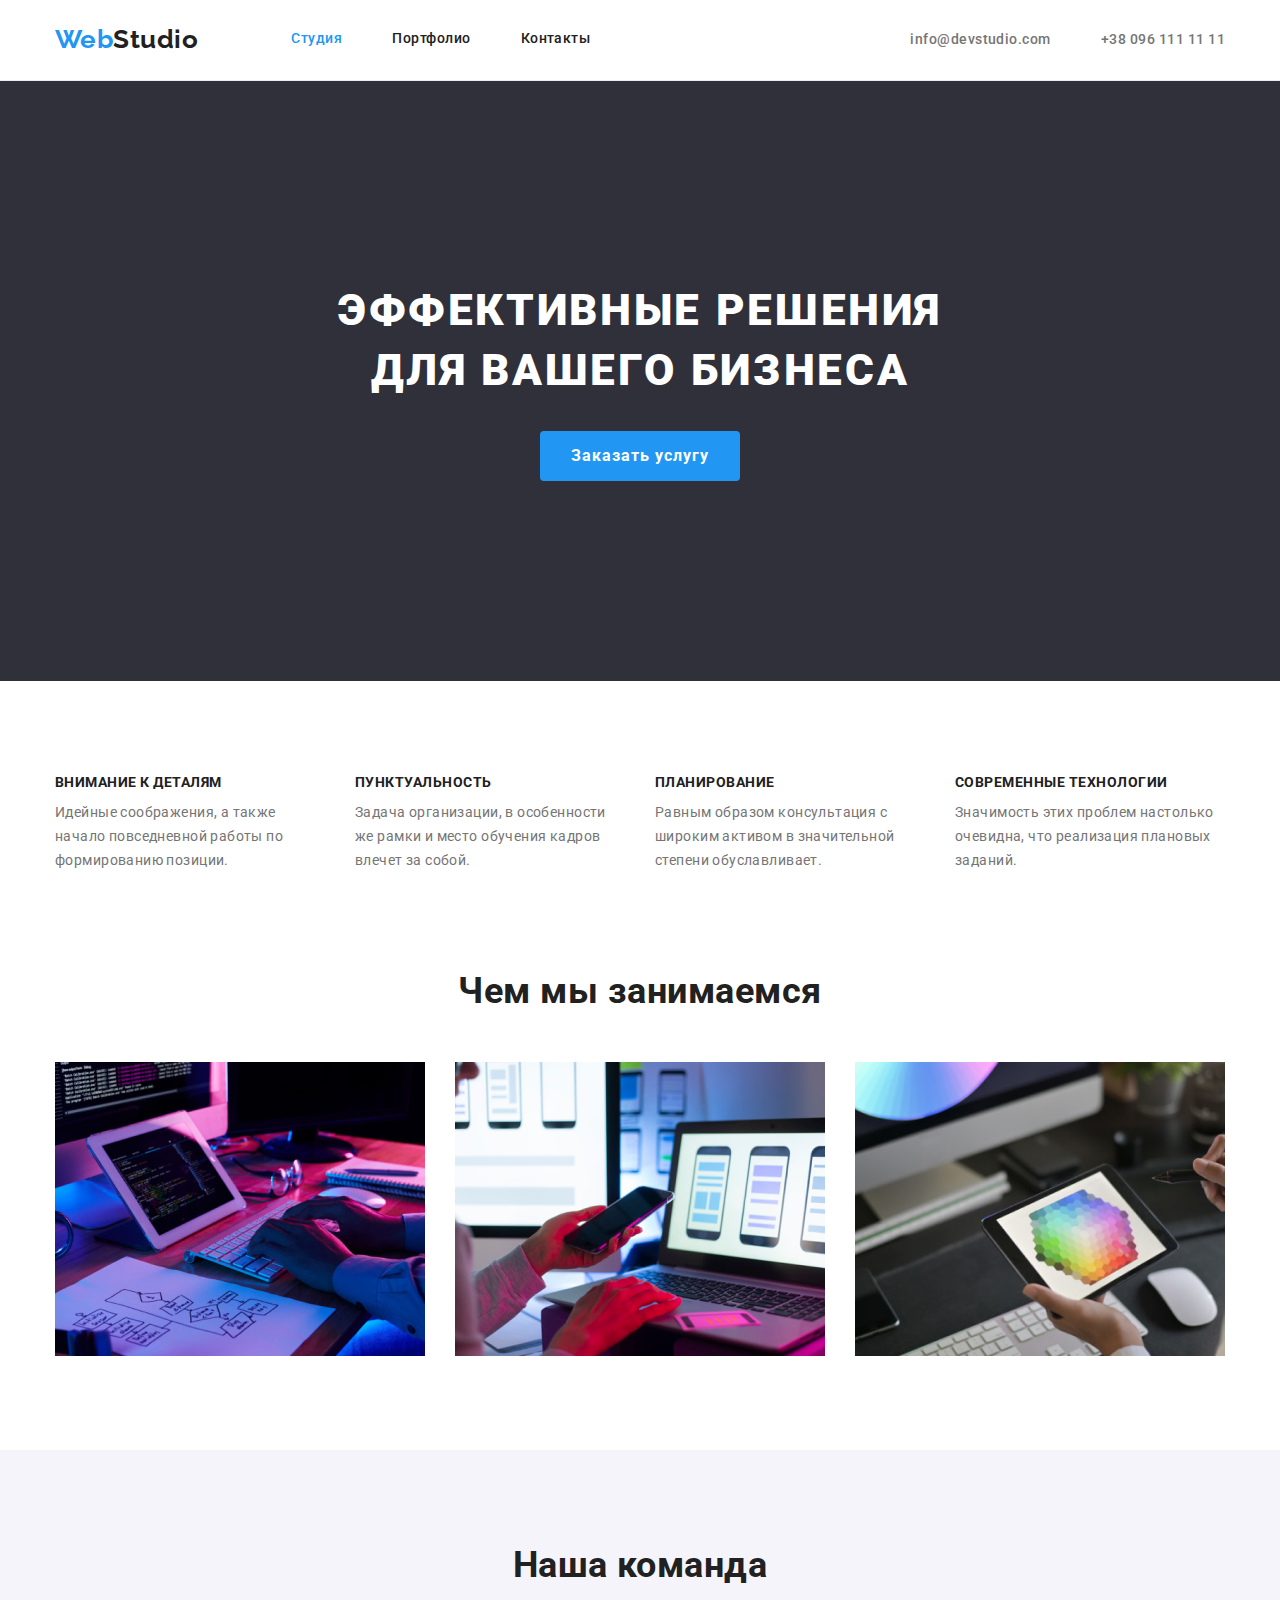
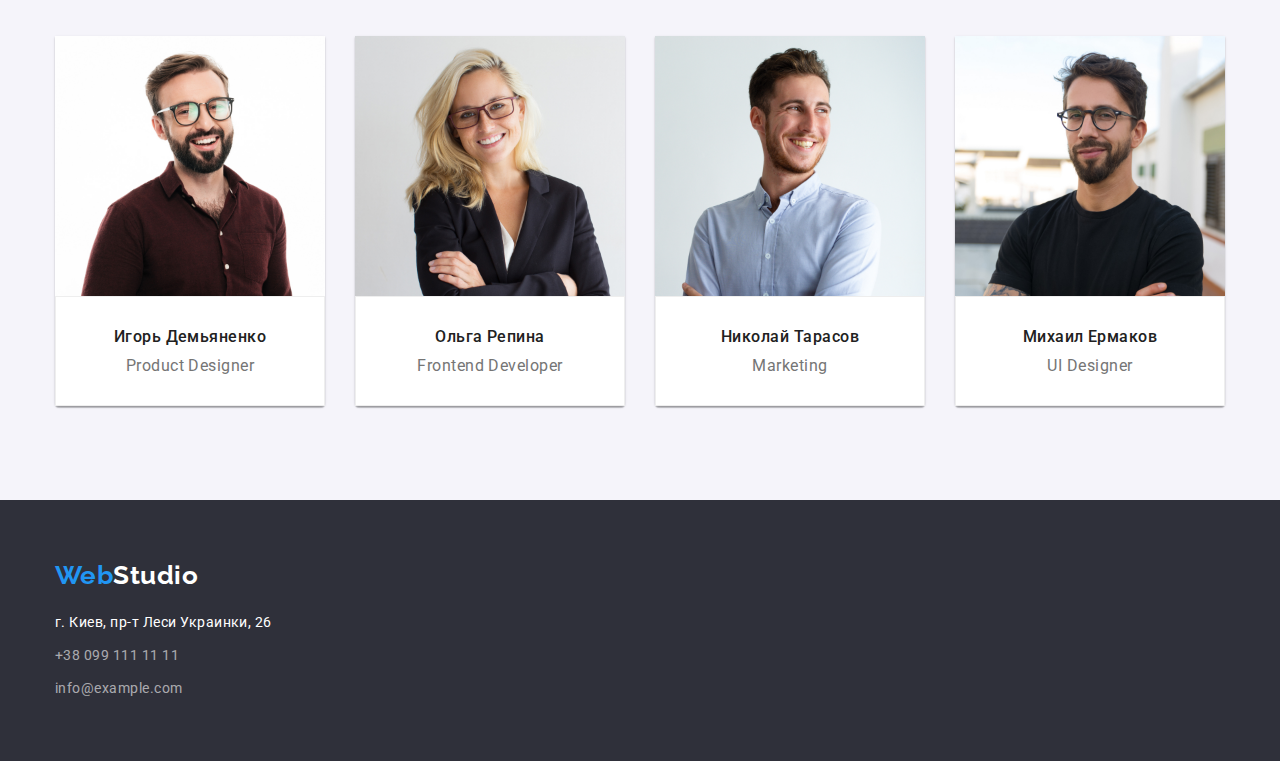
<file: index.html>
<!DOCTYPE html>
<html lang="ru">
  <head>
    <meta charset="UTF-8" />
    <meta http-equiv="X-UA-Compatible" content="IE=edge" />
    <meta name="viewport" content="width=device-width, initial-scale=1.0" />
    <title>WebStudio</title>
    <link rel="stylesheet" href="./css/modern-normalize.css" />
    <link
      href="https://fonts.googleapis.com/css2?family=Raleway:wght@700&family=Roboto:wght@400;500;700;900&display=swap"
      rel="stylesheet"
    />
    <link rel="stylesheet" href="./css/styles.css" />
  </head>
  <body>
    <header class="header">
      <div class="container">
        <nav class="site-nav">
          <a class="logo" href="./index.html"
            ><span class="logo-title">Web</span>Studio</a
          >

          <ul class="site-nav list">
            <li class="item">
              <a class="link current" href="./index.html">Студия</a>
            </li>
            <li class="item">
              <a class="link" href="./portfolio.html">Портфолио</a>
            </li>
            <li class="item">
              <a class="link" href="">Контакты</a>
            </li>
          </ul>
        </nav>
        <ul class="auth-nav list">
          <li class="item">
            <a class="link" href="mailto:info@devstudio.com"
              >info@devstudio.com</a
            >
          </li>
          <li class="item">
            <a class="link" href="tel:+380961111111">+38 096 111 11 11</a>
          </li>
        </ul>
      </div>
    </header>
    <main>
      <section class="hero section">
        <div class="container">
          <h1 class="hero-title">
            Эффективные решения <br />
            для вашего бизнеса
          </h1>
          <button type="button" class="button primary">Заказать услугу</button>
        </div>
      </section>
      <section class="section">
        <div class="container">
          <h2 hidden>Особенности</h2>
          <ul class="features list">
            <li class="item">
              <h3 class="title">Внимание к деталям</h3>
              <p>
                Идейные соображения, а также начало повседневной работы по
                формированию позиции.
              </p>
            </li>
            <li class="item">
              <h3 class="title">Пунктуальность</h3>
              <p>
                Задача организации, в особенности же рамки и место обучения
                кадров влечет за собой.
              </p>
            </li>
            <li class="item">
              <h3 class="title">Планирование</h3>
              <p>
                Равным образом консультация с широким активом в значительной
                степени обуславливает.
              </p>
            </li>
            <li class="item">
              <h3 class="title">Современные технологии</h3>
              <p>
                Значимость этих проблем настолько очевидна, что реализация
                плановых заданий.
              </p>
            </li>
          </ul>
        </div>
      </section>
      <section class="section whatwedo">
        <div class="container">
          <h2 class="section-title">Чем мы занимаемся</h2>
          <ul class="whatwedo list">
            <li class="item">
              <img
                src="./images/img-1.jpg"
                alt="программист работает"
                width="370"
              />
            </li>
            <li class="item">
              <img
                src="./images/img-2.jpg"
                alt="создатели работают"
                width="370"
              />
            </li>
            <li class="item">
              <img
                src="./images/img-3.jpg"
                alt="художник веб-дизайна с рабочим графическим планшетом для выбора цвета"
                width="370"
              />
            </li>
          </ul>
        </div>
      </section>
      <section class="team section">
        <div class="container">
          <h2 class="section-title">Наша команда</h2>
          <ul class="team list">
            <li class="item">
              <img src="./images/igor.jpg" alt="Игорь Демьяненко" width="270" />
              <div class="card title">
                <h3 class="title">Игорь Демьяненко</h3>
                <p>Product Designer</p>
              </div>
            </li>
            <li class="item">
              <img src="./images/olga.jpg" alt="Ольга Репина" width="270" />
              <div class="card title">
                <h3 class="title">Ольга Репина</h3>
                <p lang="en">Frontend Developer</p>
              </div>
            </li>
            <li class="item">
              <img
                src="./images/nikolaj.jpg"
                alt="Николай Тарасов"
                width="270"
              />
              <div class="card title">
                <h3 class="title">Николай Тарасов</h3>
                <p lang="en">Marketing</p>
              </div>
            </li>
            <li class="item">
              <img
                src="./images/michail.jpg"
                alt="Михаил Ермаков"
                width="270"
              />
              <div class="card title">
                <h3 class="title">Михаил Ермаков</h3>
                <p lang="en">UI Designer</p>
              </div>
            </li>
          </ul>
        </div>
      </section>
    </main>
    <footer class="footer">
      <div class="container">
        <a href="./index.html" class="logo">
          <span class="logo-title">Web</span>Studio</a
        >
        <address class="adres">
          <a class="primary link" href="">г. Киев, пр-т Леси Украинки, 26</a>
          <a class="secondary link" href="tel:+380991111111"
            >+38 099 111 11 11</a
          >
          <a class="link" href="mailto:info@example.com">info@example.com</a>
        </address>
      </div>
    </footer>
  </body>
</html>
</file>
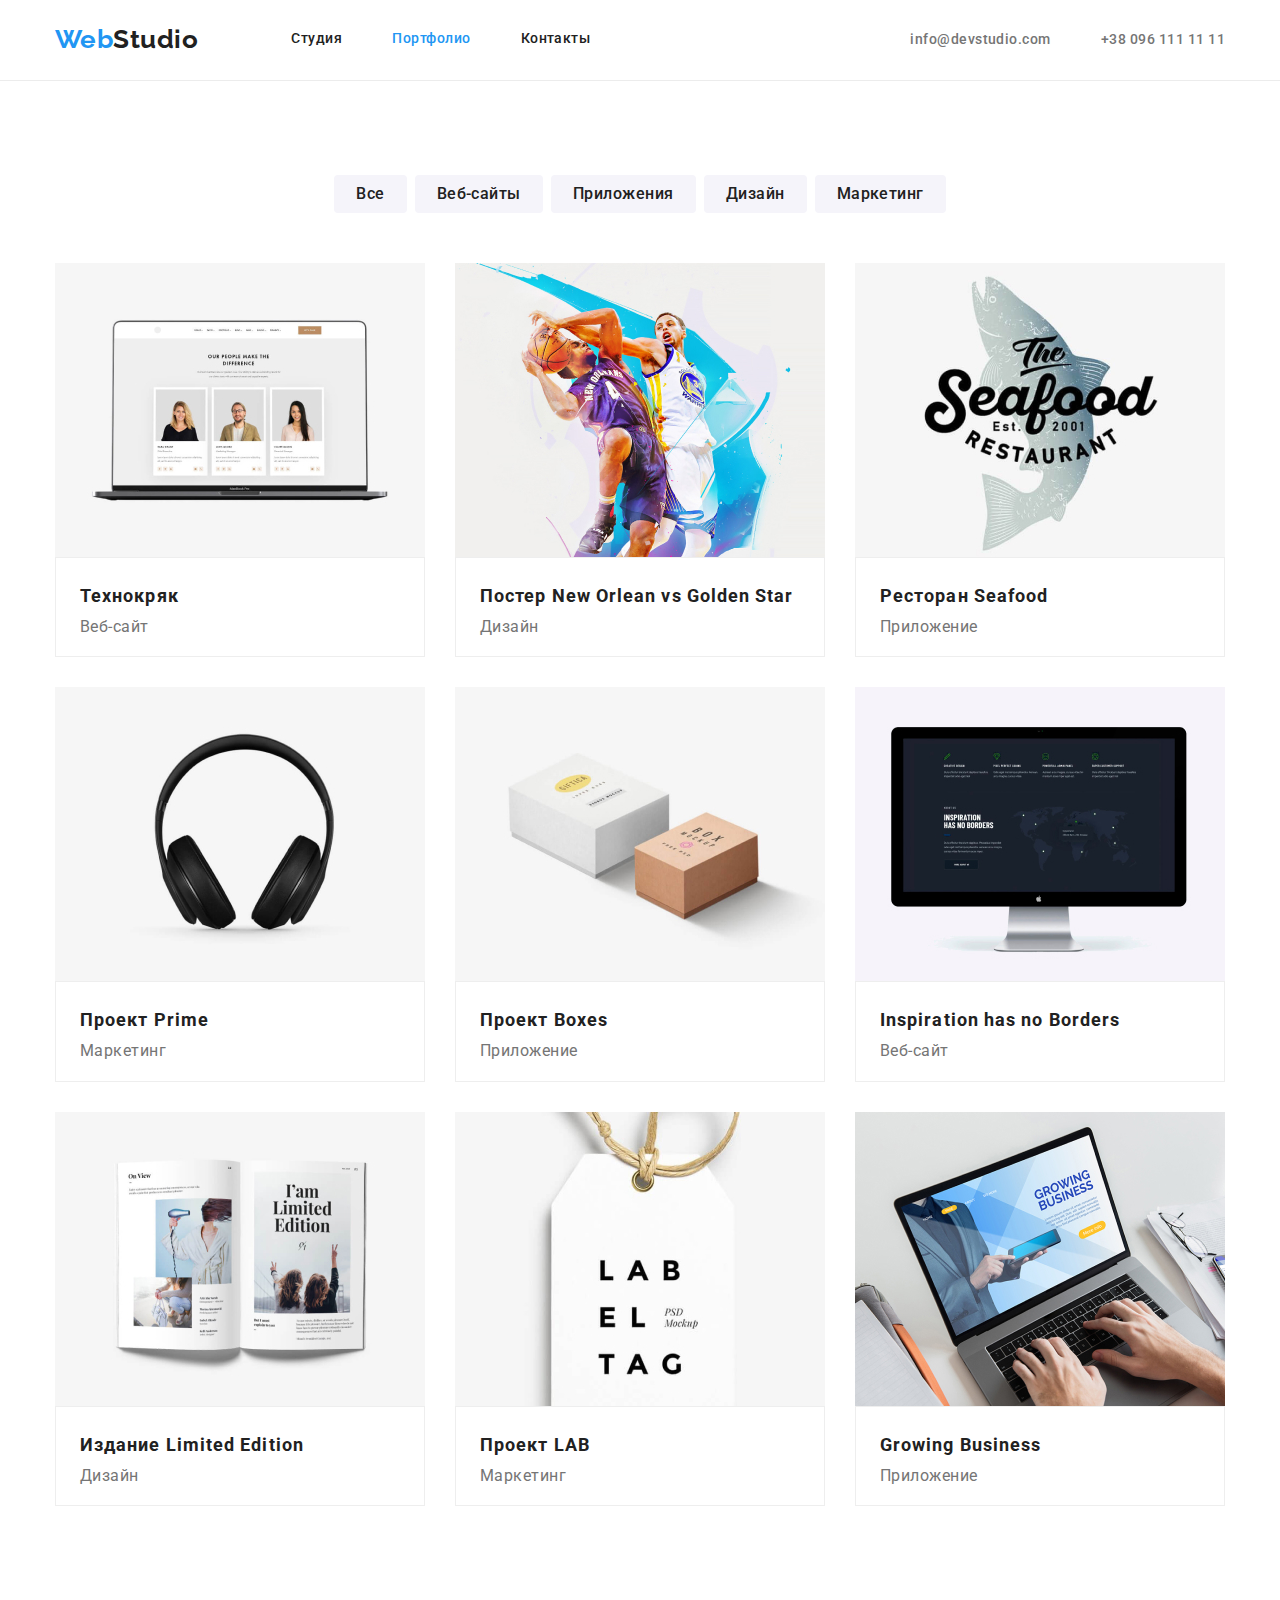
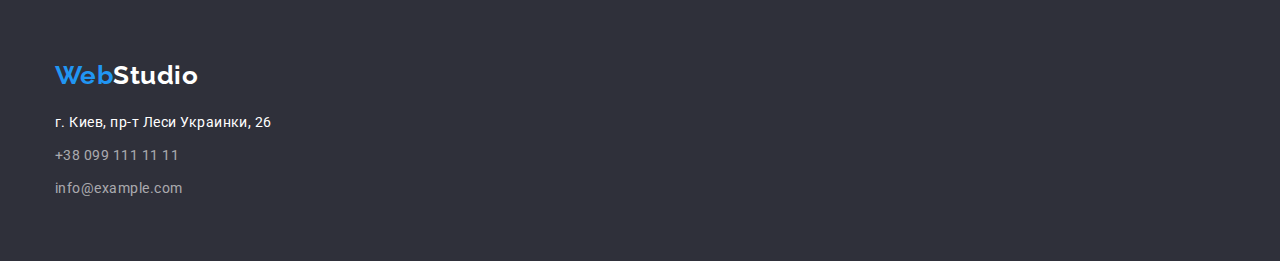
<file: portfolio.html>
<!DOCTYPE html>
<html lang="en">
  <head>
    <meta charset="UTF-8" />
    <meta http-equiv="X-UA-Compatible" content="IE=edge" />
    <meta name="viewport" content="width=device-width, initial-scale=1.0" />
    <title>Portfolio</title>
    <link rel="stylesheet" href="./css/modern-normalize.css" />
    <link
      href="https://fonts.googleapis.com/css2?family=Raleway:wght@700&family=Roboto:wght@400;500;700;900&display=swap"
      rel="stylesheet"
    />
    <link rel="stylesheet" href="./css/styles.css" />
  </head>
  <body>
    <header class="header">
      <div class="container">
        <a class="logo" href="./index.html"
          ><span class="logo-title">Web</span>Studio</a
        >
        <nav class="site-nav">
          <ul class="site-nav list">
            <li class="item">
              <a class="link" href="./index.html">Студия</a>
            </li>
            <li class="item">
              <a class="link current" href="./portfolio.html">Портфолио</a>
            </li>
            <li class="item">
              <a class="link" href="">Контакты</a>
            </li>
          </ul>
        </nav>
        <ul class="auth-nav list">
          <li class="item">
            <a class="link" href="mailto:info@devstudio.com"
              >info@devstudio.com</a
            >
          </li>
          <li class="item">
            <a class="link" href="tel:+380961111111">+38 096 111 11 11</a>
          </li>
        </ul>
      </div>
    </header>

    <main>
      <section class="section">
        <div class="projects container">
          <h1 hidden>Проэкты</h1>
          <ul class="filters list">
            <li class="item">
              <button class="button secondary" type="button">Все</button>
            </li>
            <li class="item">
              <button class="button secondary" type="button">Веб-сайты</button>
            </li>
            <li class="item">
              <button class="button secondary" type="button">Приложения</button>
            </li>
            <li class="item">
              <button class="button secondary" type="button">Дизайн</button>
            </li>
            <li class="item">
              <button class="button secondary" type="button">Маркетинг</button>
            </li>
          </ul>

          <ul class="cards list">
            <li class="item">
              <img src="./images/technocrack.jpg" alt="Технокряк" width="370" />
              <div class="card title">
                <h2 class="card">Технокряк</h2>
                <p>Веб-сайт</p>
              </div>
            </li>
            <li class="item">
              <img
                src="./images/poster-new-orlean.jpg"
                alt="Постер New Orlean vs Golden Star"
                width="370"
              />
              <div class="card title">
                <h2 class="card">Постер New Orlean vs Golden Star</h2>
                <p>Дизайн</p>
              </div>
            </li>
            <li class="item">
              <img
                src="./images/seafood.jpg"
                alt="Ресторан Seafood"
                width="370"
              />
              <div class="card title">
                <h2 class="card">Ресторан Seafood</h2>
                <p>Приложение</p>
              </div>
            </li>
            <li class="item">
              <img
                src="./images/project-prime.jpg"
                alt="Проект Prime"
                width="370"
              />
              <div class="card title">
                <h2 class="card">Проект Prime</h2>
                <p>Маркетинг</p>
              </div>
            </li>
            <li class="item">
              <img
                src="./images/project-boxes.jpg"
                alt="Проект Boxes"
                width="370"
              />
              <div class="card title">
                <h2 class="card">Проект Boxes</h2>
                <p>Приложение</p>
              </div>
            </li>
            <li class="item">
              <img
                src="./images/inspiratiions-has-no-borders.jpg"
                alt="Inspiration has no Borders"
                width="370"
              />
              <div class="card title">
                <h2 class="card">Inspiration has no Borders</h2>
                <p>Веб-сайт</p>
              </div>
            </li>
            <li class="item">
              <img
                src="./images/limited-edition.jpg"
                alt="Издание Limited Edition"
                width="370"
              />
              <div class="card title">
                <h2 class="card">Издание Limited Edition</h2>
                <p>Дизайн</p>
              </div>
            </li>
            <li class="item">
              <img
                src="./images/project-lab.jpg"
                alt="Проект LAB"
                width="370"
              />
              <div class="card title">
                <h2 class="card">Проект LAB</h2>
                <p>Маркетинг</p>
              </div>
            </li>
            <li class="item">
              <img
                src="./images/growing-business.jpg"
                alt="Growing Business"
                width="370"
              />
              <div class="card title">
                <h2 class="card">Growing Business</h2>
                <p>Приложение</p>
              </div>
            </li>
          </ul>
        </div>
      </section>
    </main>

    <footer class="footer">
      <div class="container">
        <a href="./index.html" class="logo">
          <span class="logo-title">Web</span>Studio</a
        >
        <address class="adres">
          <a class="primary link" href="">г. Киев, пр-т Леси Украинки, 26</a>
          <a class="secondary link" href="tel:+380991111111"
            >+38 099 111 11 11</a
          >
          <a class="link" href="mailto:info@example.com">info@example.com</a>
        </address>
      </div>
    </footer>
  </body>
</html>
</file>
<file: css/styles.css>
/* 
цвет основного текста: #757575;
вторичный цвет текста: #212121;
акцент: #2196F3;
белый цвет: #FFFFFF;
#F5F4FA;
#2F303A;
rgba(255, 255, 255, 0.6);
 */
:root {
  --primary-text-color: #757575;
  --title-text-color: #212121;
  --accent-color: #2196f3;
  --primary-white-color: #ffffff;
  --secondary-bg-color: #f5f4fa;
  --first-bg-color: #2f303a;
  --footer-address-color: rgba(255, 255, 255, 0.6);
}

body {
  background-color: var(--primary-white-color);
  color: var(--primary-text-color);
  font-family: Roboto, sans-serif;
  letter-spacing: 0.03em;
}

a {
  text-decoration: none;
}

p,
h1,
h2,
h3,
h4,
h5,
h6 {
  margin: 0;
  padding: 0;
}

img {
  display: block;
}

/* Container */

.container {
  width: 1200px;
  margin-left: auto;
  margin-right: auto;
  padding-left: 15px;
  padding-right: 15px;
}

.section {
  padding-top: 94px;
}

.section.whatwedo {
  padding-bottom: 94px;
}

.list {
  list-style: none;
  padding: 0;
  margin: 0;
}

/* Header */

.header {
  padding-top: 24px;
  padding-bottom: 25px;
  border-bottom: 1px solid #ececec;
}

.header .container {
  display: flex;
}

header .logo {
  color: var(--title-text-color);
  font-family: "Raleway", sans-serif;
  font-weight: 700;
  font-size: 26px;
  line-height: 1.19;
  margin-right: 93px;
}

.logo-title {
  color: var(--accent-color);
}

/* Site nav */

.site-nav {
  display: flex;
  align-items: center;
}

.site-nav.list > .item {
  font-size: 14px;
  font-weight: 500;
  line-height: 1.14;
  margin-right: 50px;
}

.site-nav .item:last-child {
  margin-right: 0;
}

.site-nav a {
  color: var(--title-text-color);
}

.site-nav .link.current {
  color: var(--accent-color);
}

/* Auth-nav */

.auth-nav.list {
  display: flex;
  align-items: center;
  margin-left: auto;
}

.auth-nav .link {
  color: var(--primary-text-color);
  font-size: 14px;
  font-weight: 500;
  line-height: 1.14;
  padding-left: 50px;
}
.auth-nav .item:last-child {
  margin-right: 0;
}

.site-nav .link:hover,
.site-nav .link:focus,
.auth-nav .link:hover,
.auth-nav .link:focus {
  color: var(--accent-color);
}

/* Hero */

.hero.section {
  height: 600px;
  background-color: var(--first-bg-color);
  text-align: center;
  padding-top: 200px;
  padding-bottom: 200px;
}

.hero-title {
  color: var(--primary-white-color);
  font-size: 44px;
  font-weight: 900;
  line-height: 1.36;
  letter-spacing: 0.06em;
  text-transform: uppercase;
  text-align: center;

  margin-top: 0;
  margin-bottom: 30px;
}

/* Section */

.section-title {
  color: var(--title-text-color);
  font-size: 36px;
  font-weight: 700;
  line-height: 1.17;
  text-align: center;
  margin-top: 0;
  margin-bottom: 50px;
}

/* Features */

.features.list {
  display: flex;
  width: 1170px;
}
.features > .item {
  max-width: calc((100%-120px) / 4);
  height: 101px;
  margin-right: 30px;
}
.features > .item:last-child {
  margin-right: -30px;
}

.features .title {
  color: var(--title-text-color);
  font-size: 14px;
  font-weight: 700;
  line-height: 1.14;
  text-transform: uppercase;
  margin-top: 0;
  margin-bottom: 10px;
}
.features p {
  width: 270px;
  font-weight: 400;
  font-size: 14px;
  line-height: 1.71;
  margin: 0;
  letter-spacing: 0.03em;
}

/* What we do */

.whatwedo.list {
  display: flex;
}

.whatwedo .item {
  margin-right: 30px;
}

/* Team */
.team.section {
  background-color: var(--secondary-bg-color);
  padding-top: 94px;
  padding-bottom: 94px;
}

.team.list {
  display: flex;
}

.team .item {
  background-color: var(--primary-white-color);
  margin-right: 30px;
  text-align: center;
  box-shadow: 0px 1px 3px rgba(0, 0, 0, 0.12), 0px 1px 1px rgba(0, 0, 0, 0.14),
    0px 2px 1px rgba(0, 0, 0, 0.2);
  border-radius: 0px 0px 4px 4px;
}

.team .item:last-child {
  margin-right: 0;
}

.team .card.title {
  padding: 30px 0;
}

.team .title {
  color: var(--title-text-color);
  font-size: 16px;
  font-weight: 500;
  line-height: 1.1875;
}

.team p {
  font-size: 16px;
  line-height: 1.1875;
  color: var(--primary-text-color);
  font-weight: 400;
  margin-top: 10px;
}

/* Button */
.button {
  color: var(--title-text-color);
  border: 0;
  border-radius: 4px;
  cursor: pointer;
}

.button.primary {
  width: 200px;
  height: 50px;
  font-family: Roboto, sans-serif;
  font-weight: 700;
  font-size: 16px;
  line-height: 1.87;

  align-items: center;
  text-align: center;
  letter-spacing: 0.06em;
  color: var(--primary-white-color);
  background-color: var(--accent-color);
  border-color: transparent;
}

.button.secondary {
  font-family: Roboto;
  font-style: normal;
  font-weight: 500;
  font-size: 16px;
  line-height: 1.62;
  text-align: center;
  letter-spacing: 0.03em;

  background-color: var(--secondary-bg-color);
  border-color: transparent;
  padding: 6px 22px;
}

.button.secondary:hover,
.button.secondary:focus,
.button.secondary:active {
  color: var(--primary-white-color);
  background-color: var(--accent-color);
}

address .secondary.link {
  display: inherit;
  margin-top: 9px;
  margin-bottom: 9px;
}

.footer {
  background-color: var(--first-bg-color);
  color: var(--primary-white-color);
  padding-top: 60px;
  padding-bottom: 60px;
}

footer .logo {
  color: var(--primary-white-color);
  font-family: "Raleway", sans-serif;
  font-weight: 700;
  font-size: 26px;
  line-height: 1.19;
  margin-bottom: 20px;
}

.adres .link {
  color: var(--footer-address-color);
  font-size: 14px;
  line-height: 1.71;
  font-weight: 400;
  font-style: normal;
}

.adres .primary.link {
  color: var(--primary-white-color);
}

.footer .logo {
  display: block;
  color: var(--primary-white-color);
  margin-bottom: 20px;
}

.footer .link:hover,
.footer .link:focus {
  color: var(--accent-color);
}

/* Portfolio */

.projects.container {
  padding-bottom: 94px;
}

.projects h2 {
  color: var(--title-text-color);
  font-weight: 700;
  font-size: 18px;
  line-height: 2;
  letter-spacing: 0.06em;
  margin-bottom: 4px;
}

.filters {
  display: flex;
  justify-content: center;
  margin-bottom: 50px;
}

.filters .item + .item {
  margin-left: 8px;
}

.cards.list {
  display: flex;
  flex-wrap: wrap;
  justify-content: space-between;
}

.cards.list .item {
  margin-right: 30px;
  margin-bottom: 30px;
}

.cards.list .item:nth-child(3n) {
  margin-right: 0;
}

.cards.list .item:nth-last-of-type(-n + 3) {
  margin-bottom: 0;
}

.card.title {
  padding: 20px 24px;
  border: 1px solid #eeeeee;
}

.card.title .card {
  color: var(--title-text-color);
}
</file>
